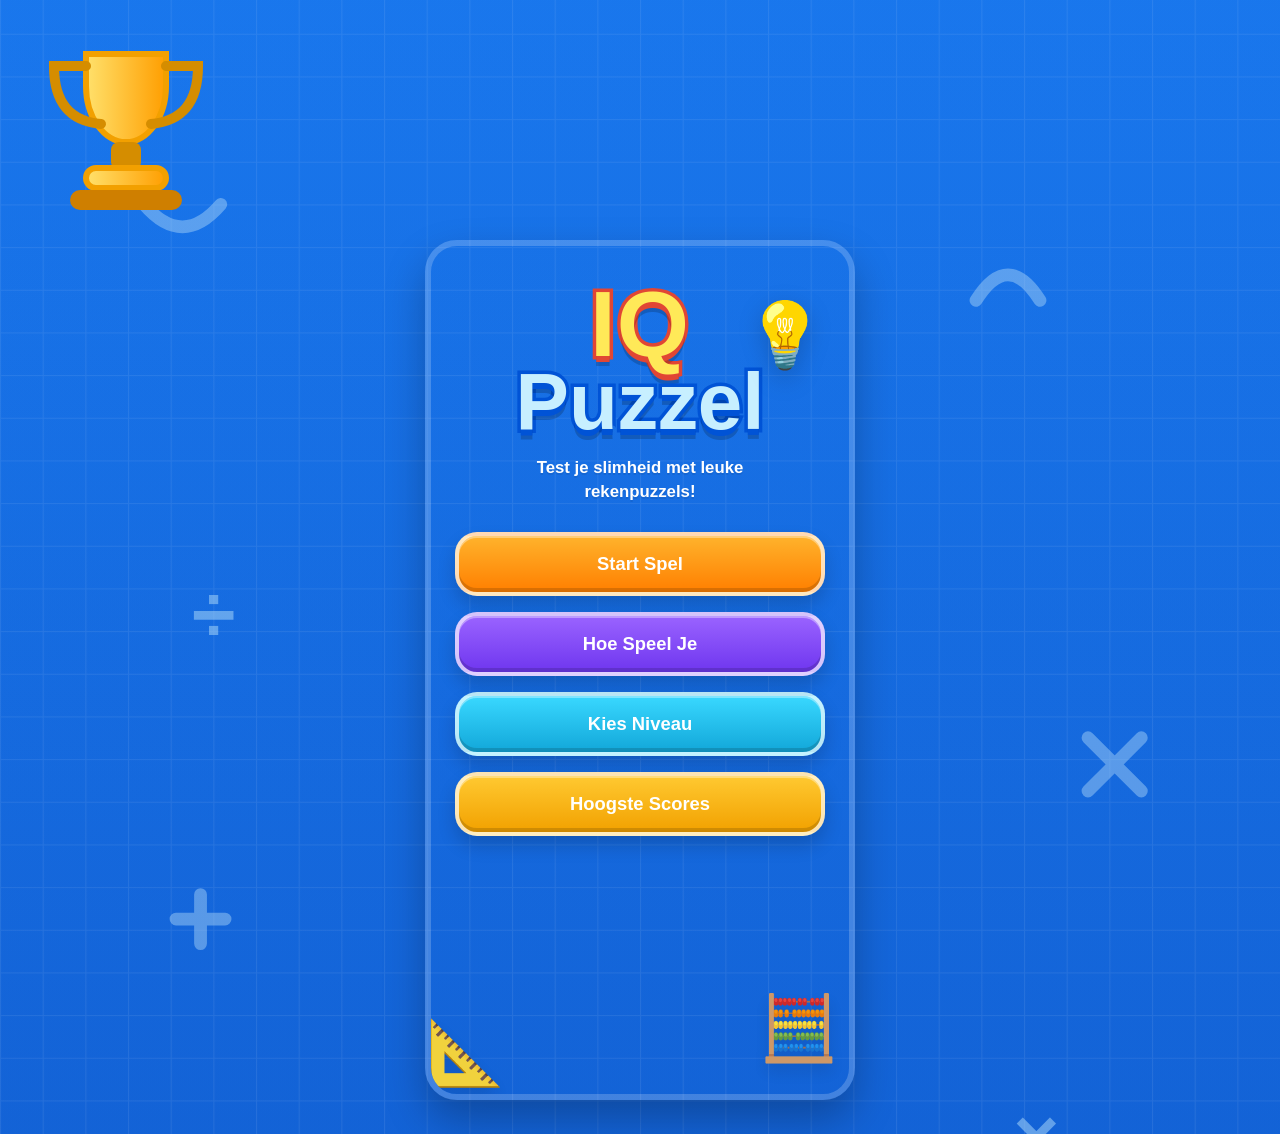
<file: html/index.html>
<!DOCTYPE html>
<html lang="nl">
<head>
  <meta charset="UTF-8" />
  <meta name="viewport" content="width=device-width, initial-scale=1.0" />
  <title>IQ Puzzel - Start</title>
  <link rel="stylesheet" href="../css/styles.css" />
  <img src="../img/trophy.svg" alt="Trofee" />
</head>
<body class="page start-page">
  <main class="phone">
    <section class="screen-pad">
      <div class="bulb">💡</div>

      <header class="logo-wrap">
        <div class="logo-main">IQ</div>
        <div class="logo-sub">Puzzel</div>
      </header>

      <p class="subtitle">Test je slimheid met leuke rekenpuzzels!</p>

      <nav class="menu">
        <a class="btn orange" href="game.html">Start Spel</a>
        <a class="btn purple" href="how-to-play.html">Hoe Speel Je</a>
        <a class="btn cyan" href="levels.html">Kies Niveau</a>
        <a class="btn yellow" href="results.html">Hoogste Scores</a>
      </nav>

      <div class="corner-emoji left">📐</div>
      <div class="corner-emoji right">🧮</div>
    </section>
  </main>
  <script src="../js/script.js"></script>
</body>
</html>
</file>
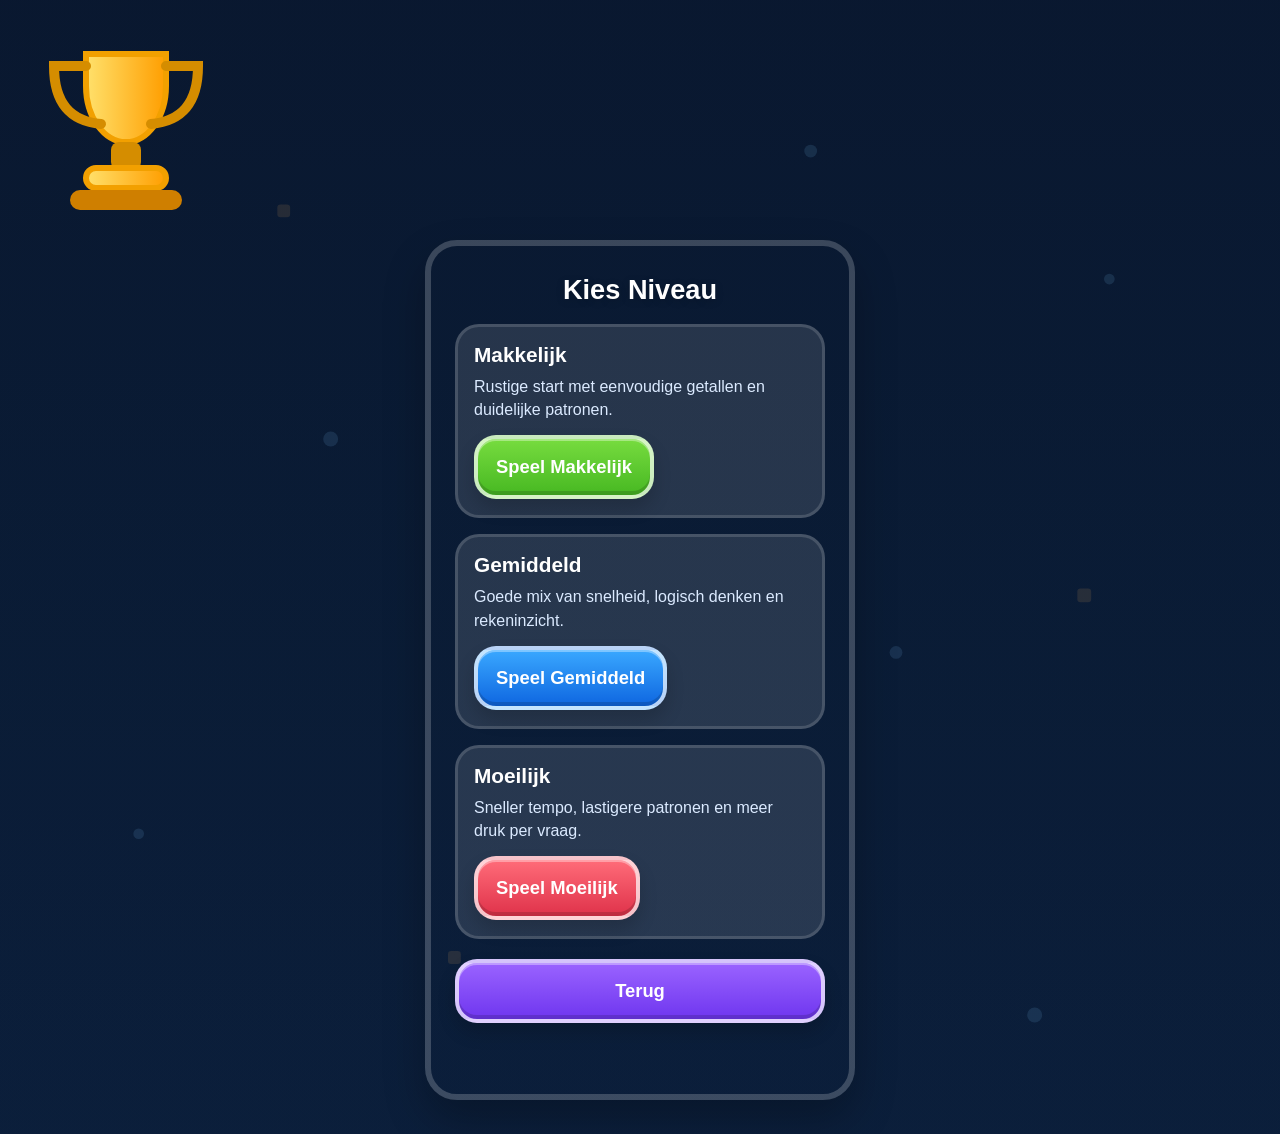
<file: html/game.html>
<!DOCTYPE html>
<html lang="nl">
<head>
  <meta charset="UTF-8" />
  <meta name="viewport" content="width=device-width, initial-scale=1.0" />
  <title>IQ Puzzel - Spel</title>
  <link rel="stylesheet" href="../css/styles.css" />
  <img src="../img/trophy.svg" alt="Trofee" />
</head>
<body class="page game-page">
  <main class="phone">
    <section class="screen-pad">
      <div class="status-row">
        <div class="status-item">
          <span>⭐ Punten</span>
          <strong id="score-value">0</strong>
        </div>
        <div class="status-item">
          <span>⏱ Tijd</span>
          <strong id="timer-value">150</strong>
        </div>
        <div class="status-item">
          <span>🎯 Pogingen</span>
          <strong id="attempts-value">1 / 1</strong>
        </div>
      </div>

      <div class="level-line" id="level-line">Niveau: Makkelijk – Vraag 1 / 5</div>

      <section class="question-box">
        <p id="question-text">Hier komt de vraag</p>
      </section>

      <section class="answer-list" aria-label="Antwoordopties">
        <button class="answer answer-btn" id="answer-btn-0" type="button">
          <span class="letter">A.</span><span class="value">Antwoord 1</span>
        </button>

        <button class="answer answer-btn" id="answer-btn-1" type="button">
          <span class="letter">B.</span><span class="value">Antwoord 2</span>
        </button>

        <button class="answer answer-btn" id="answer-btn-2" type="button">
          <span class="letter">C.</span><span class="value">Antwoord 3</span>
        </button>

        <button class="answer answer-btn" id="answer-btn-3" type="button">
          <span class="letter">D.</span><span class="value">Antwoord 4</span>
        </button>
      </section>

      <div class="action-row">
        <button class="btn blue" id="submit-btn" type="button">Controleer</button>
        <button class="btn purple" id="hint-btn" type="button">Hint</button>
        <button class="btn red" id="quit-btn" type="button">Stop</button>
      </div>

      <p class="note" id="feedback-text"></p>
    </section>
    <div class="menu">
      <!-- <a class="btn orange" href="game.html">Start Nu</a> -->
      <a class="btn purple" href="index.html">Terug</a>
    </div>
  </main>
  <script src="../js/script.js"></script>
</body>
</html>
</file>
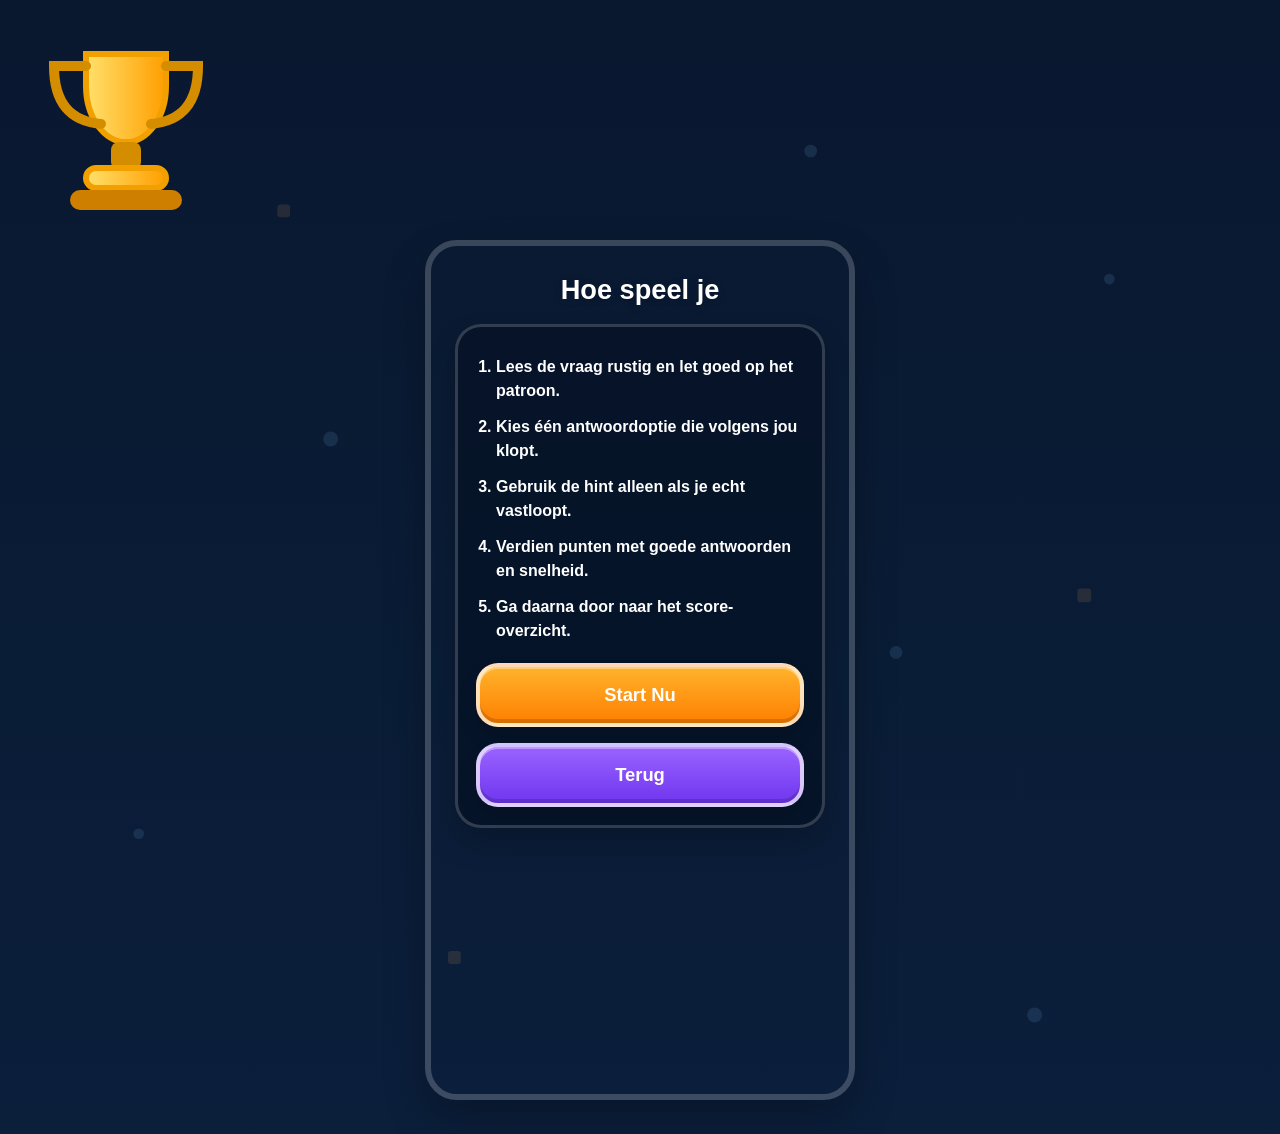
<file: html/how-to-play.html>
<!DOCTYPE html>
<html lang="nl">
<head>
  <meta charset="UTF-8" />
  <meta name="viewport" content="width=device-width, initial-scale=1.0" />
  <title>IQ Puzzel - Hoe speel je</title>
  <link rel="stylesheet" href="../css/styles.css" />
  <img src="../img/trophy.svg" alt="Trofee" />
</head>
<body class="page game-page">
  <main class="phone">
    <section class="screen-pad">
      <h1 class="section-title">Hoe speel je</h1>

      <div class="card-panel">
        <ol class="how-list">
          <li>Lees de vraag rustig en let goed op het patroon.</li>
          <li>Kies één antwoordoptie die volgens jou klopt.</li>
          <li>Gebruik de hint alleen als je echt vastloopt.</li>
          <li>Verdien punten met goede antwoorden en snelheid.</li>
          <li>Ga daarna door naar het score-overzicht.</li>
        </ol>

        <div class="menu">
          <a class="btn orange" href="game.html">Start Nu</a>
          <a class="btn purple" href="index.html">Terug</a>
        </div>
      </div>
    </section>
  </main>
  <script src="../js/script.js"></script>
</body>
</html>
</file>
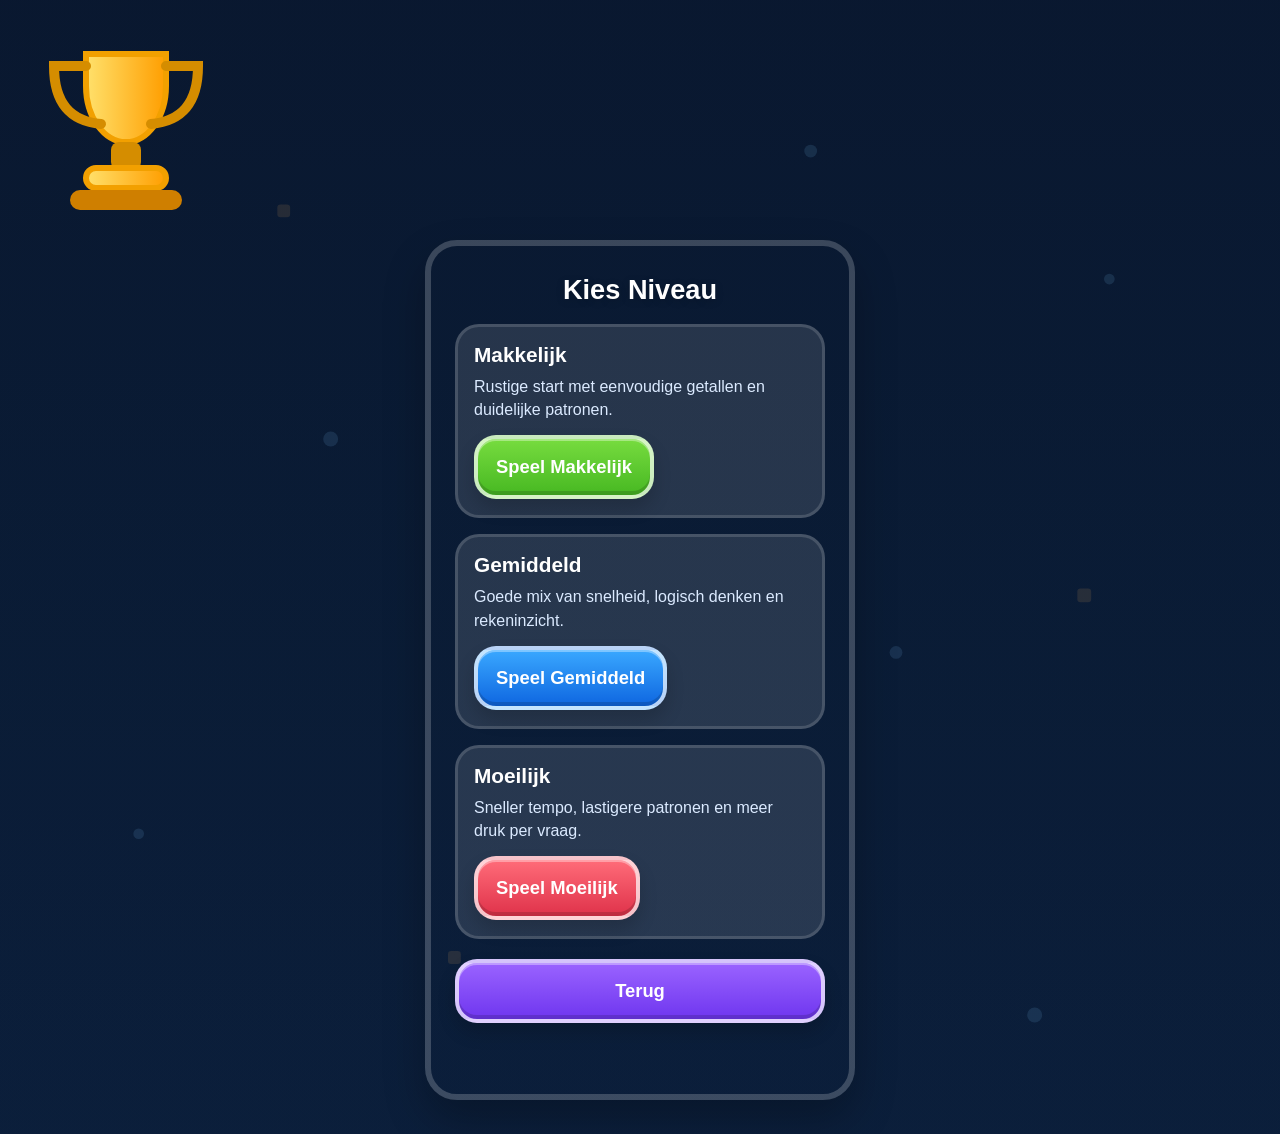
<file: html/levels.html>
<!DOCTYPE html>
<html lang="nl">
<head>
  <meta charset="UTF-8" />
  <meta name="viewport" content="width=device-width, initial-scale=1.0" />
  <title>IQ Puzzel - Kies niveau</title>
  <link rel="stylesheet" href="../css/styles.css" />
  <img src="../img/trophy.svg" alt="Trofee" />
</head>
<body class="page game-page">
  <main class="phone">
    <section class="screen-pad">
      <h1 class="section-title">Kies Niveau</h1>

      <div class="level-grid">
        <article class="level-card">
          <h3>Makkelijk</h3>
          <p>Rustige start met eenvoudige getallen en duidelijke patronen.</p>
          <button class="btn green level-btn" id="easy-btn" type="button">Speel Makkelijk</button>
        </article>

        <article class="level-card">
          <h3>Gemiddeld</h3>
          <p>Goede mix van snelheid, logisch denken en rekeninzicht.</p>
          <button class="btn blue level-btn" id="medium-btn" type="button">Speel Gemiddeld</button>
        </article>

        <article class="level-card">
          <h3>Moeilijk</h3>
          <p>Sneller tempo, lastigere patronen en meer druk per vraag.</p>
          <button class="btn red level-btn" id="hard-btn" type="button">Speel Moeilijk</button>
        </article>
      </div>

      <div class="menu mt-20">
        <a class="btn purple" href="index.html">Terug</a>
      </div>
    </section>
  </main>
  <script src="../js/script.js"></script>
</body>
</html>
</file>
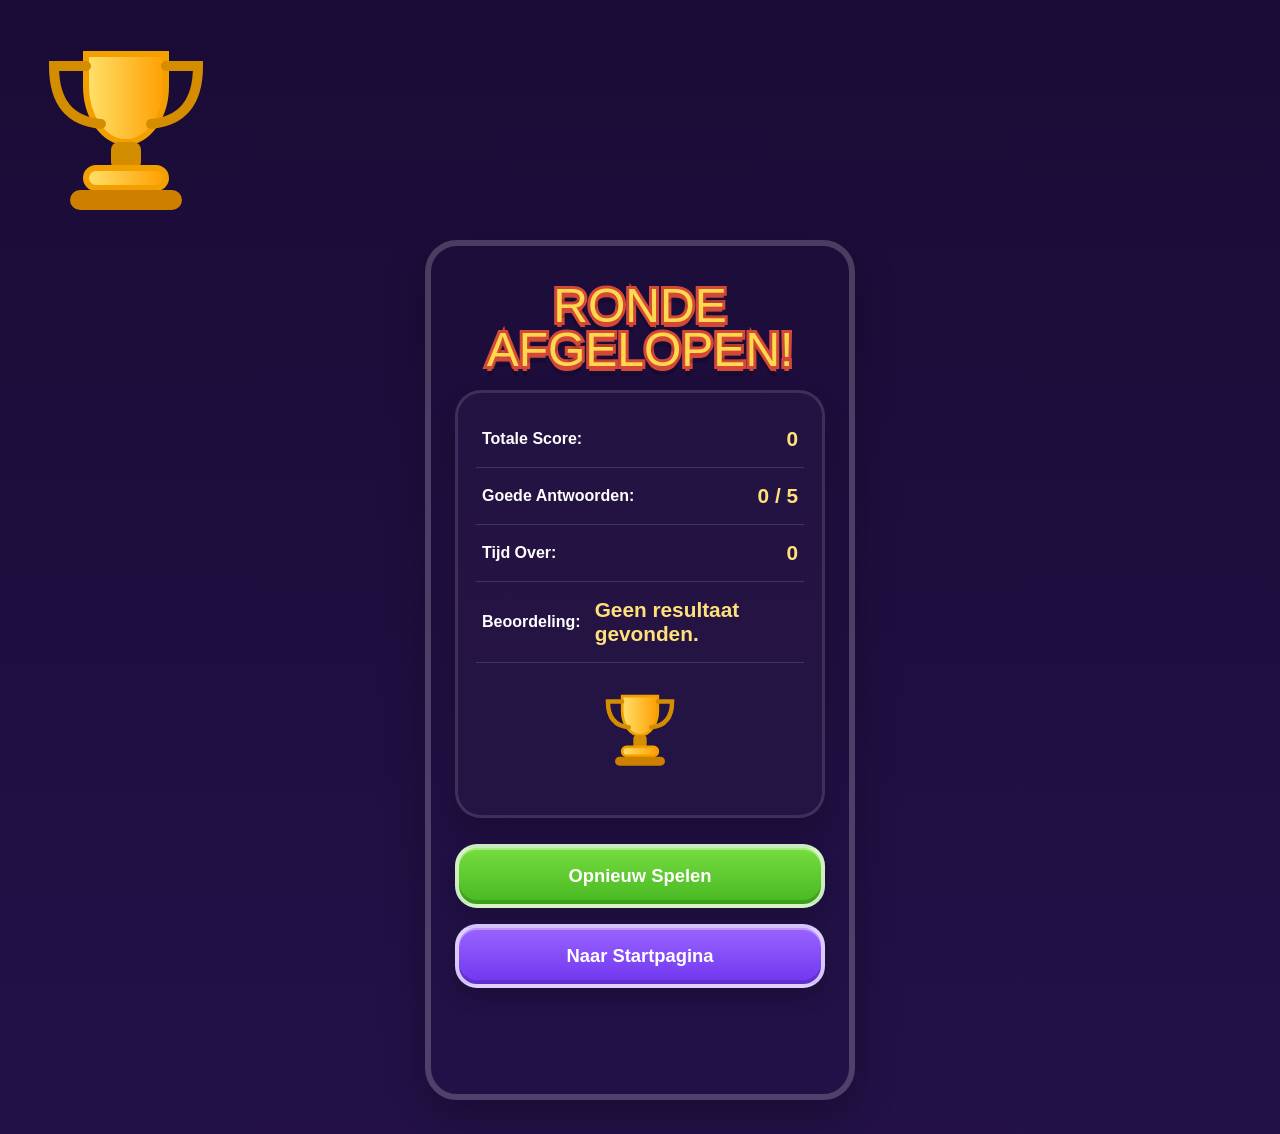
<file: html/results.html>
<!DOCTYPE html>
<html lang="nl">
<head>
  <meta charset="UTF-8" />
  <meta name="viewport" content="width=device-width, initial-scale=1.0" />
  <title>IQ Puzzel - Resultaat</title>
  <link rel="stylesheet" href="../css/styles.css" />
  <img src="../img/trophy.svg" alt="Trofee" />
</head>
<body class="page results-page">
  <main class="phone">
    <section class="screen-pad">
      <h1 class="result-title">Ronde<br>Afgelopen!</h1>

      <div class="score-board">
        <div class="score-row"><span>Totale Score:</span><strong id="result-score">0</strong></div>
        <div class="score-row"><span>Goede Antwoorden:</span><strong id="result-correct">0 / 5</strong></div>
        <div class="score-row"><span>Tijd Over:</span><strong id="result-time">0</strong></div>
        <div class="score-row"><span>Beoordeling:</span><strong id="result-message">Goed gedaan!</strong></div>

        <div class="trophy-wrap">
          <img src="../img/trophy.svg" alt="Trofee" />
        </div>
      </div>

      <div class="menu mt-26">
        <a class="btn green" href="levels.html">Opnieuw Spelen</a>
        <a class="btn purple" href="index.html">Naar Startpagina</a>
      </div>
    </section>
  </main>

  <script src="../js/script.js"></script>
</body>
</html>
</file>
<file: css/styles.css>
* { box-sizing: border-box; margin: 0; padding: 0; }

:root{
  --white:#fff;
  --blue1:#1d89ff;
  --blue2:#0b56ca;
  --blueDark:#071428;
  --bluePanel:#0f2d57;
  --textDark:#173057;
  --yellow1:#ffd84e;
  --yellow2:#ff9e00;
  --orange1:#ffb32c;
  --orange2:#ff7f00;
  --purple1:#9a63ff;
  --purple2:#6f36ef;
  --cyan1:#39d8ff;
  --cyan2:#12a7d9;
  --green1:#77dc3f;
  --green2:#47b822;
  --red1:#ff6c79;
  --red2:#df324a;
  --softShadow:0 16px 30px rgba(0,0,0,.18);
  --cardShadow:0 18px 40px rgba(23,48,87,.18);
}

html { scroll-behavior: smooth; }

body{
  font-family: Arial, Helvetica, sans-serif;
  min-height:100vh;
  color:var(--white);
}

img{ max-width:100%; display:block; }
a{ text-decoration:none; color:inherit; }

.page{
  min-height:100vh;
  padding: 20px 16px 34px;
}

.phone{
  width:min(100%, 430px);
  margin:0 auto;
  min-height: calc(100vh - 40px);
  border-radius: 32px;
  overflow:hidden;
  position:relative;
  box-shadow: 0 20px 40px rgba(0,0,0,.25);
  border: 6px solid rgba(255,255,255,.2);
}

.start-page{
  background:
    linear-gradient(rgba(20,98,211,.15), rgba(20,98,211,.15)),
    url("../img/bg-start.svg") center/cover no-repeat;
}

.game-page{
  background:
    linear-gradient(rgba(0,0,0,.05), rgba(0,0,0,.05)),
    url("../img/bg-game.svg") center/cover no-repeat;
}

.results-page{
  background:
    linear-gradient(rgba(15,7,38,.1), rgba(15,7,38,.1)),
    url("../img/bg-results.svg") center/cover no-repeat;
}

.screen-pad{
  padding: 28px 24px 36px;
}

.logo-wrap{
  text-align:center;
  margin-top: 10px;
}

.logo-main{
  font-size: clamp(3.4rem, 14vw, 5.8rem);
  line-height: .88;
  font-weight: 900;
  letter-spacing: 1px;
  text-transform: uppercase;
  color:#ffe958;
  text-shadow:
    0 6px 0 #e14634,
    0 10px 0 rgba(0,0,0,.18);
  -webkit-text-stroke: 7px #e14634;
  paint-order: stroke fill;
}

.logo-sub{
  font-size: clamp(2.8rem, 12vw, 5rem);
  line-height: .9;
  font-weight: 900;
  color:#c7efff;
  text-shadow:
    0 6px 0 #0053d6,
    0 10px 0 rgba(0,0,0,.18);
  -webkit-text-stroke: 7px #0053d6;
  paint-order: stroke fill;
}

.bulb{
  position:absolute;
  top: 52px;
  right: 24px;
  font-size: 4rem;
  filter: drop-shadow(0 8px 12px rgba(0,0,0,.18));
}

.subtitle{
  text-align:center;
  font-size: 1.05rem;
  line-height: 1.45;
  font-weight: 800;
  margin: 18px auto 28px;
  max-width: 290px;
  text-shadow: 0 2px 0 rgba(0,0,0,.08);
}

.menu{
  display:grid;
  gap: 16px;
  margin-top: 16px;
}

.btn{
  min-height: 64px;
  display:flex;
  align-items:center;
  justify-content:center;
  text-align:center;
  padding: 12px 18px;
  border-radius: 22px;
  color:#fff;
  font-weight: 900;
  font-size: 1.15rem;
  box-shadow:
    inset 0 2px 0 rgba(255,255,255,.35),
    inset 0 -4px 0 rgba(0,0,0,.15),
    0 10px 18px rgba(0,0,0,.16);
  border: 4px solid rgba(255,255,255,.7);
}

.btn.orange{ background: linear-gradient(180deg, var(--orange1), var(--orange2)); }
.btn.purple{ background: linear-gradient(180deg, var(--purple1), var(--purple2)); }
.btn.cyan{ background: linear-gradient(180deg, var(--cyan1), var(--cyan2)); }
.btn.yellow{ background: linear-gradient(180deg, #ffc931, #f2a100); }
.btn.green{ background: linear-gradient(180deg, var(--green1), var(--green2)); }
.btn.blue{ background: linear-gradient(180deg, #3aa8ff, #0e66e0); }
.btn.red{ background: linear-gradient(180deg, var(--red1), var(--red2)); }

.corner-emoji{
  position:absolute;
  font-size: 4rem;
  opacity:.95;
  filter: drop-shadow(0 8px 8px rgba(0,0,0,.12));
}
.corner-emoji.left{ left: -6px; bottom: 4px; }
.corner-emoji.right{ right: 10px; bottom: 28px; }

.section-title{
  text-align:center;
  font-size: 1.7rem;
  font-weight: 900;
  margin-bottom: 18px;
  text-shadow: 0 2px 8px rgba(0,0,0,.18);
}

.card-panel{
  background: rgba(5,17,36,.66);
  border: 3px solid rgba(255,255,255,.18);
  border-radius: 26px;
  padding: 18px;
  box-shadow: var(--softShadow);
  backdrop-filter: blur(4px);
}

.how-list{
  display:grid;
  gap: 12px;
  margin: 10px 0 20px;
}
.how-list li{
  margin-left: 20px;
  line-height:1.5;
  font-weight:700;
}

.level-grid{
  display:grid;
  gap: 16px;
  margin-top: 18px;
}
.level-card{
  background: rgba(255,255,255,.12);
  border: 3px solid rgba(255,255,255,.14);
  border-radius: 24px;
  padding: 16px;
}
.level-card h3{
  font-size: 1.3rem;
  margin-bottom: 8px;
}
.level-card p{
  line-height:1.45;
  margin-bottom: 14px;
  color: #dbeaff;
}

.status-row{
  display:grid;
  grid-template-columns: repeat(3, 1fr);
  gap: 10px;
  margin-bottom: 16px;
}
.status-item{
  background: linear-gradient(180deg, rgba(7,18,38,.95), rgba(10,28,57,.95));
  border: 2px solid rgba(115,190,255,.18);
  border-radius: 16px;
  padding: 12px 10px;
  box-shadow: var(--softShadow);
}
.status-item span{
  display:block;
  color:#d4edff;
  font-size:.82rem;
  font-weight:700;
  margin-bottom: 6px;
}
.status-item strong{
  font-size:1.25rem;
  font-weight:900;
}

.level-line{
  background: rgba(8,21,43,.92);
  border: 2px solid rgba(255,255,255,.1);
  border-radius: 16px;
  text-align:center;
  padding: 14px 16px;
  font-size: 1rem;
  font-weight: 800;
  margin-bottom: 18px;
  box-shadow: var(--softShadow);
}

.question-box{
  background:
    linear-gradient(180deg, rgba(16,33,66,.95), rgba(12,28,56,.95));
  border: 4px solid #3fcfff;
  border-radius: 24px;
  padding: 24px 18px;
  box-shadow:
    0 0 0 4px rgba(40,117,198,.18),
    0 0 22px rgba(63,207,255,.36),
    var(--softShadow);
  text-align:center;
  margin-bottom: 18px;
}
.question-box p{
  font-size: 1.25rem;
  line-height: 1.45;
  font-weight: 900;
}

.answer-list{
  display:grid;
  gap: 14px;
  margin-bottom: 18px;
}
.answer{
  background: linear-gradient(180deg, rgba(18,52,98,.96), rgba(10,34,68,.96));
  border: 3px solid rgba(116,179,255,.35);
  border-radius: 18px;
  min-height: 60px;
  display:flex;
  align-items:center;
  padding: 0 18px;
  font-size: 1.1rem;
  font-weight: 900;
  box-shadow: var(--softShadow);
}
.answer .letter{
  font-size: 1.05rem;
  width: 42px;
  color:#d8efff;
}
.answer.selected {
  border: 3px solid #ffd54a;
  transform: scale(1.02);
}
.answer .value{
  font-size: 1.1rem;
  color: white;
}
 
.action-row{
  display:grid;
  grid-template-columns: 1fr 1fr 1fr;
  gap: 12px;
}
.action-row .btn{ min-height:56px; font-size:1rem; border-radius:18px; }

.result-title{
  text-align:center;
  font-size: clamp(2rem, 8vw, 3rem);
  line-height: .92;
  font-weight: 400;
  color:#ffd84e;
  margin: 10px 0 18px;
  text-transform: uppercase;
  text-shadow:
    0 5px 0 #d44837,
    0 10px 0 rgba(0,0,0,.16);
  -webkit-text-stroke: 6px #d44837;
  paint-order: stroke fill;
}

.score-board{
  background: rgba(40,24,71,.6);
  border: 3px solid rgba(255,255,255,.12);
  border-radius: 26px;
  padding: 18px;
  box-shadow: var(--softShadow);
}

.score-row{
  display:flex;
  align-items:center;
  justify-content:space-between;
  gap:14px;
  padding: 16px 6px;
  border-bottom: 1px solid rgba(255,255,255,.14);
  font-size: 1rem;
}
.score-row:last-child{ border-bottom:none; }
.score-row span{
  font-weight: 800;
}
.score-row strong{
  font-size: 1.3rem;
  color:#ffe07b;
}

.trophy-wrap{
  display:flex;
  justify-content:center;
  margin: 18px 0 18px;
}
.trophy-wrap img{
  width: 98px;
}

.mt-20{ margin-top:20px; }
.mt-26{ margin-top:26px; }

.note{
  margin-top: 18px;
  font-size: .92rem;
  color: rgba(255,255,255,.85);
  line-height:1.45;
  text-align:center;
}

@media (max-width: 420px){
  .screen-pad{ padding: 24px 18px 30px; }
  .bulb{ right:16px; top:48px; font-size:3.5rem; }
  .logo-main{ -webkit-text-stroke: 5px #e14634; }
  .logo-sub{ -webkit-text-stroke: 5px #0053d6; }
  .result-title{ -webkit-text-stroke: 4px #d44837; }
}
</file>
